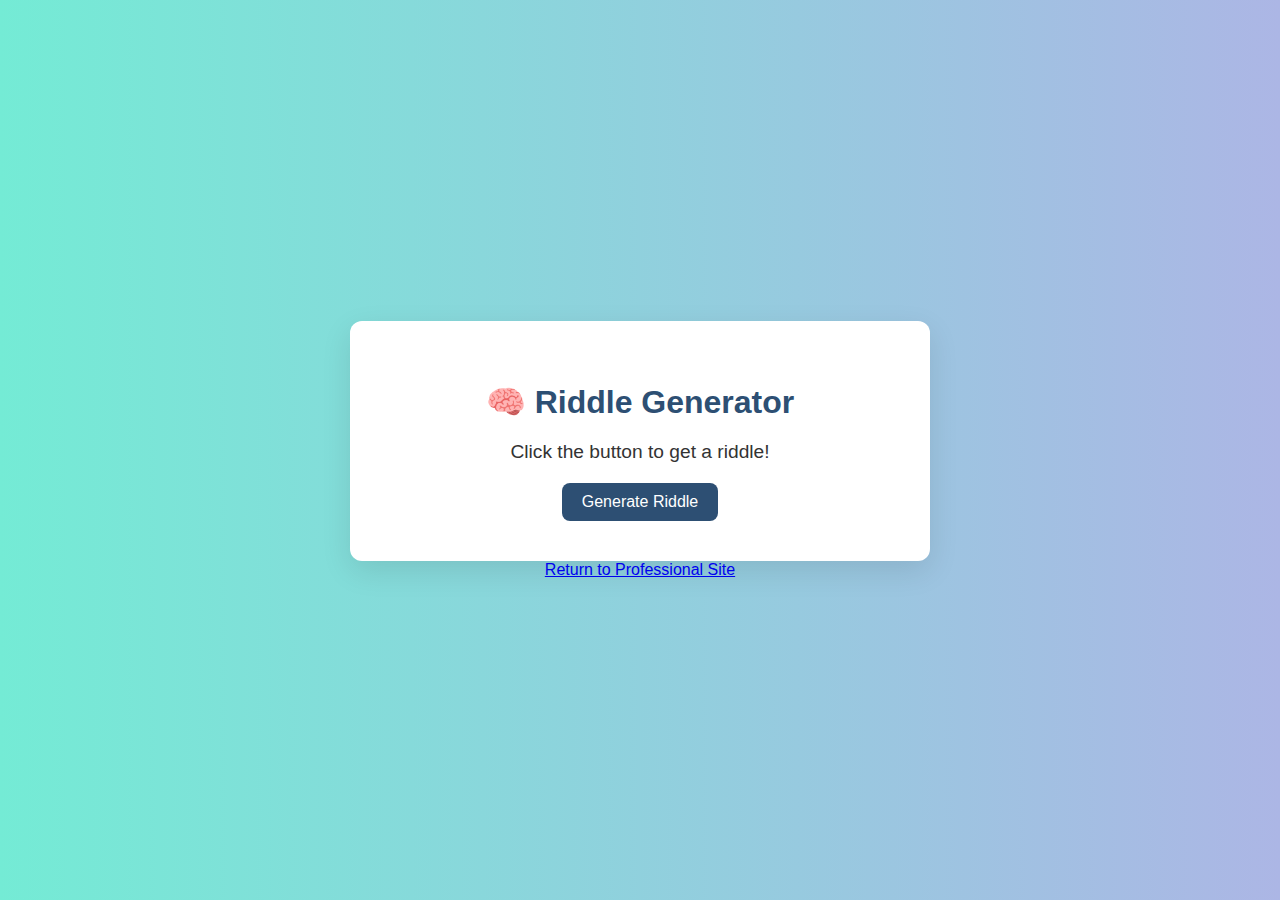
<file: startbootstrap-clean-blog-gh-pages/riddle.html>
<!DOCTYPE html>
<html lang="en">
<head>
  <meta charset="UTF-8" />
  <meta name="viewport" content="width=device-width, initial-scale=1.0" />
  <title>Riddle Generator</title>
  <style>
    body {
      font-family: 'Segoe UI', Tahoma, Geneva, Verdana, sans-serif;
      background: linear-gradient(to right, #74ebd5, #acb6e5);
      display: flex;
      flex-direction: column;
      align-items: center;
      justify-content: center;
      height: 100vh;
      margin: 0;
      color: #333;
    }

    .container {
      background-color: white;
      padding: 40px;
      border-radius: 12px;
      box-shadow: 0 10px 30px rgba(0, 0, 0, 0.1);
      text-align: center;
      max-width: 500px;
      width: 90%;
    }

    h1 {
      margin-bottom: 20px;
      font-size: 2rem;
      color: #2d4f73;
    }

    .riddle {
      font-size: 1.2rem;
      margin-bottom: 20px;
    }

    button {
      padding: 10px 20px;
      background-color: #2d4f73;
      color: white;
      border: none;
      border-radius: 8px;
      cursor: pointer;
      font-size: 1rem;
    }

    button:hover {
      background-color: #1b344d;
    }

    .answer {
      font-style: italic;
      color: #666;
      margin-top: 10px;
    }
  </style>
</head>
<body>
  <div class="container">
    <h1>🧠 Riddle Generator</h1>
    <div class="riddle" id="riddle">Click the button to get a riddle!</div>
    <div class="answer" id="answer"></div>
    <button onclick="generateRiddle()">Generate Riddle</button>
  </div>

  <script>
    const riddles = [
      {
        question: "What has to be broken before you can use it?",
        answer: "An egg."
      },
      {
        question: "I speak without a mouth and hear without ears. I have no body, but I come alive with wind. What am I?",
        answer: "An echo."
      },
      {
        question: "What can you catch, but not throw?",
        answer: "A cold."
      },
      {
        question: "I’m tall when I’m young, and I’m short when I’m old. What am I?",
        answer: "A candle."
      },
      {
        question: "What month of the year has 28 days?",
        answer: "All of them."
      }
    ];

    function generateRiddle() {
      const riddle = riddles[Math.floor(Math.random() * riddles.length)];
      document.getElementById('riddle').innerText = riddle.question;
      document.getElementById('answer').innerText = riddle.answer;
    }
  </script>
  <a href="index.html">Return to Professional Site</a>
</body>
</html>
</file>
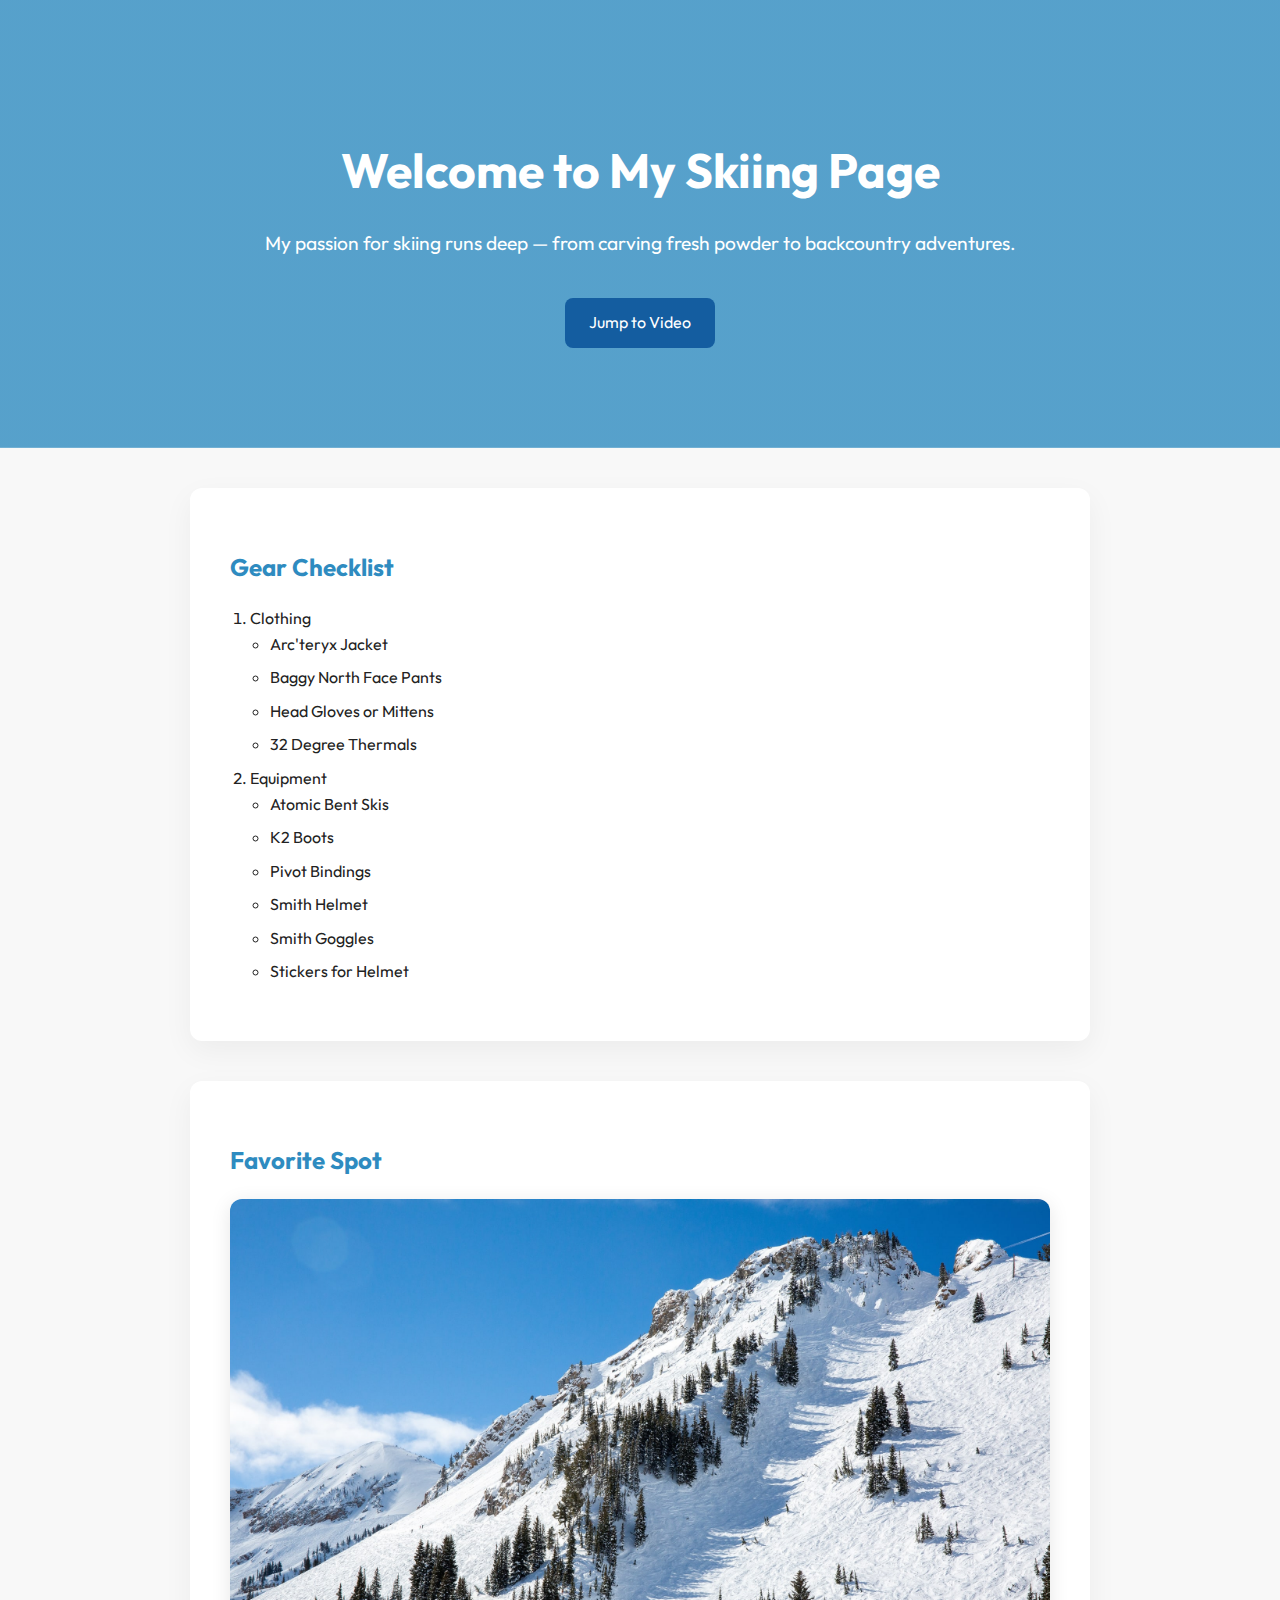
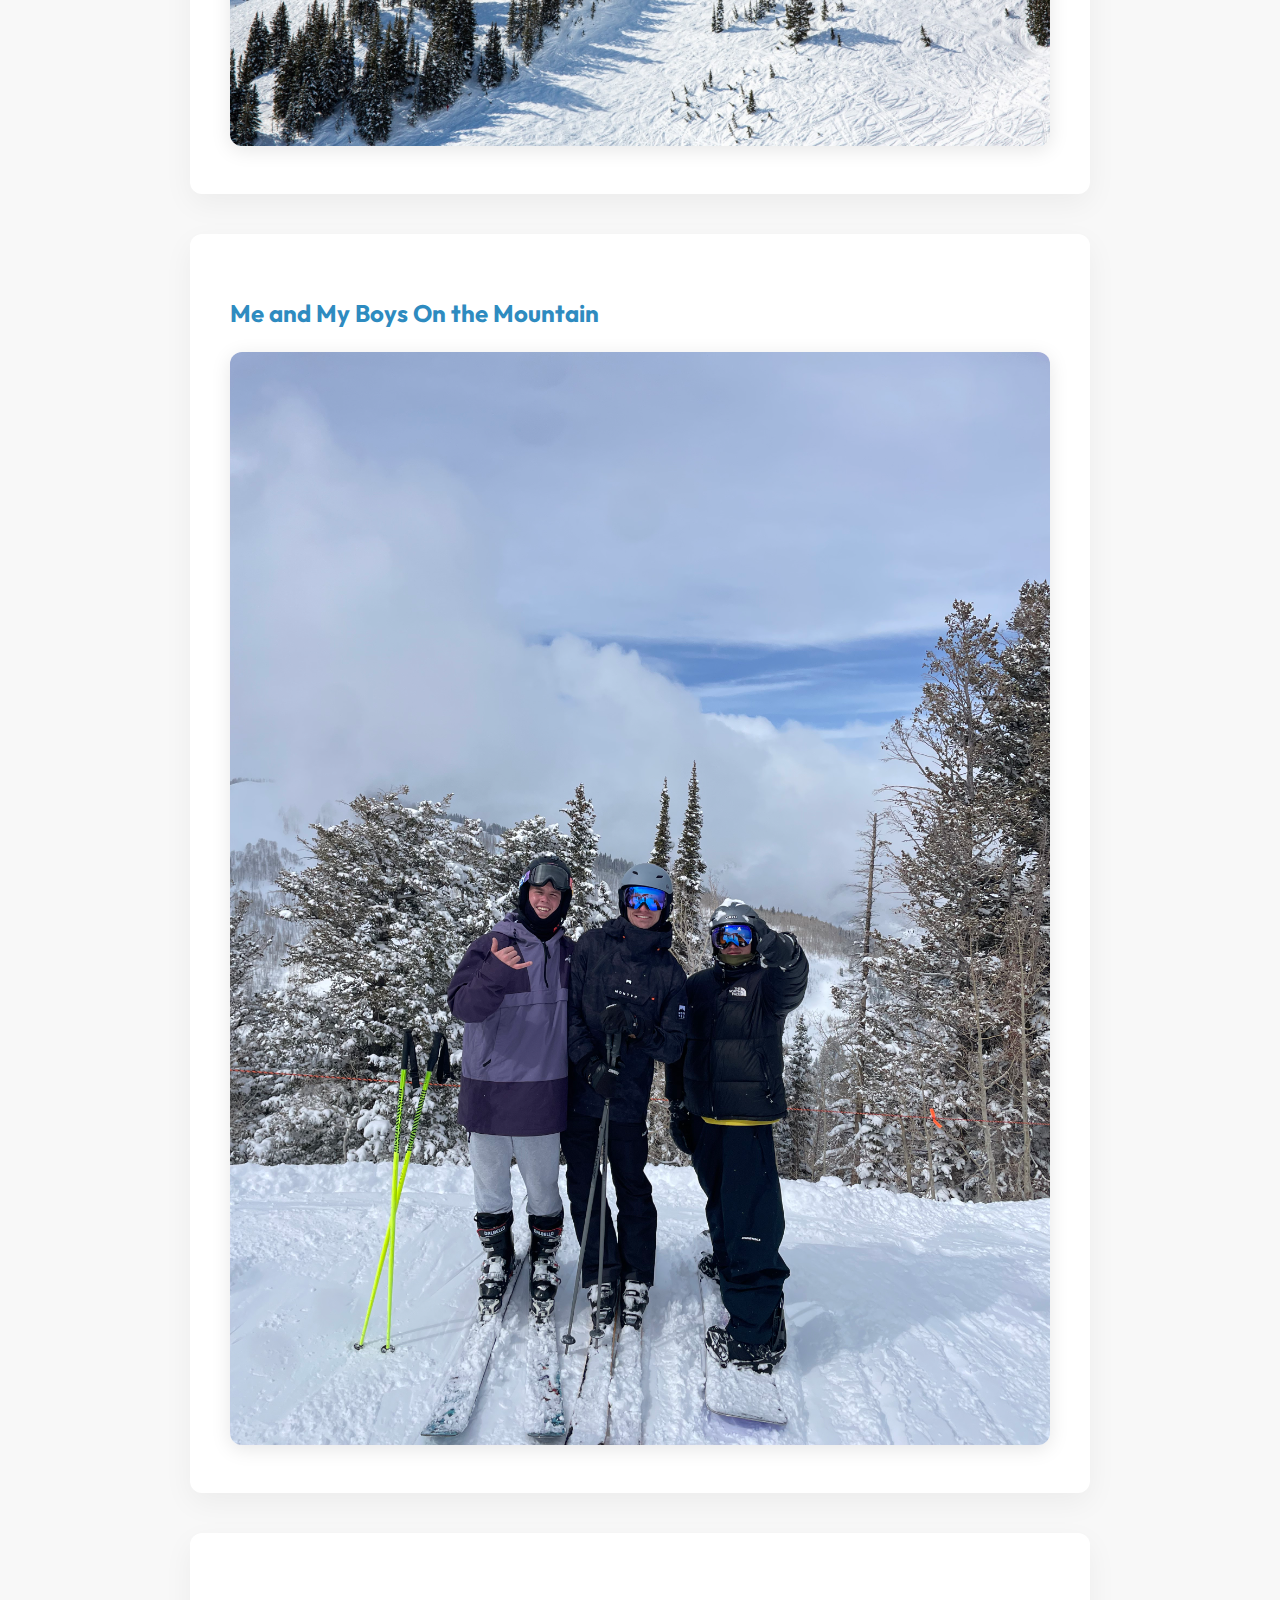
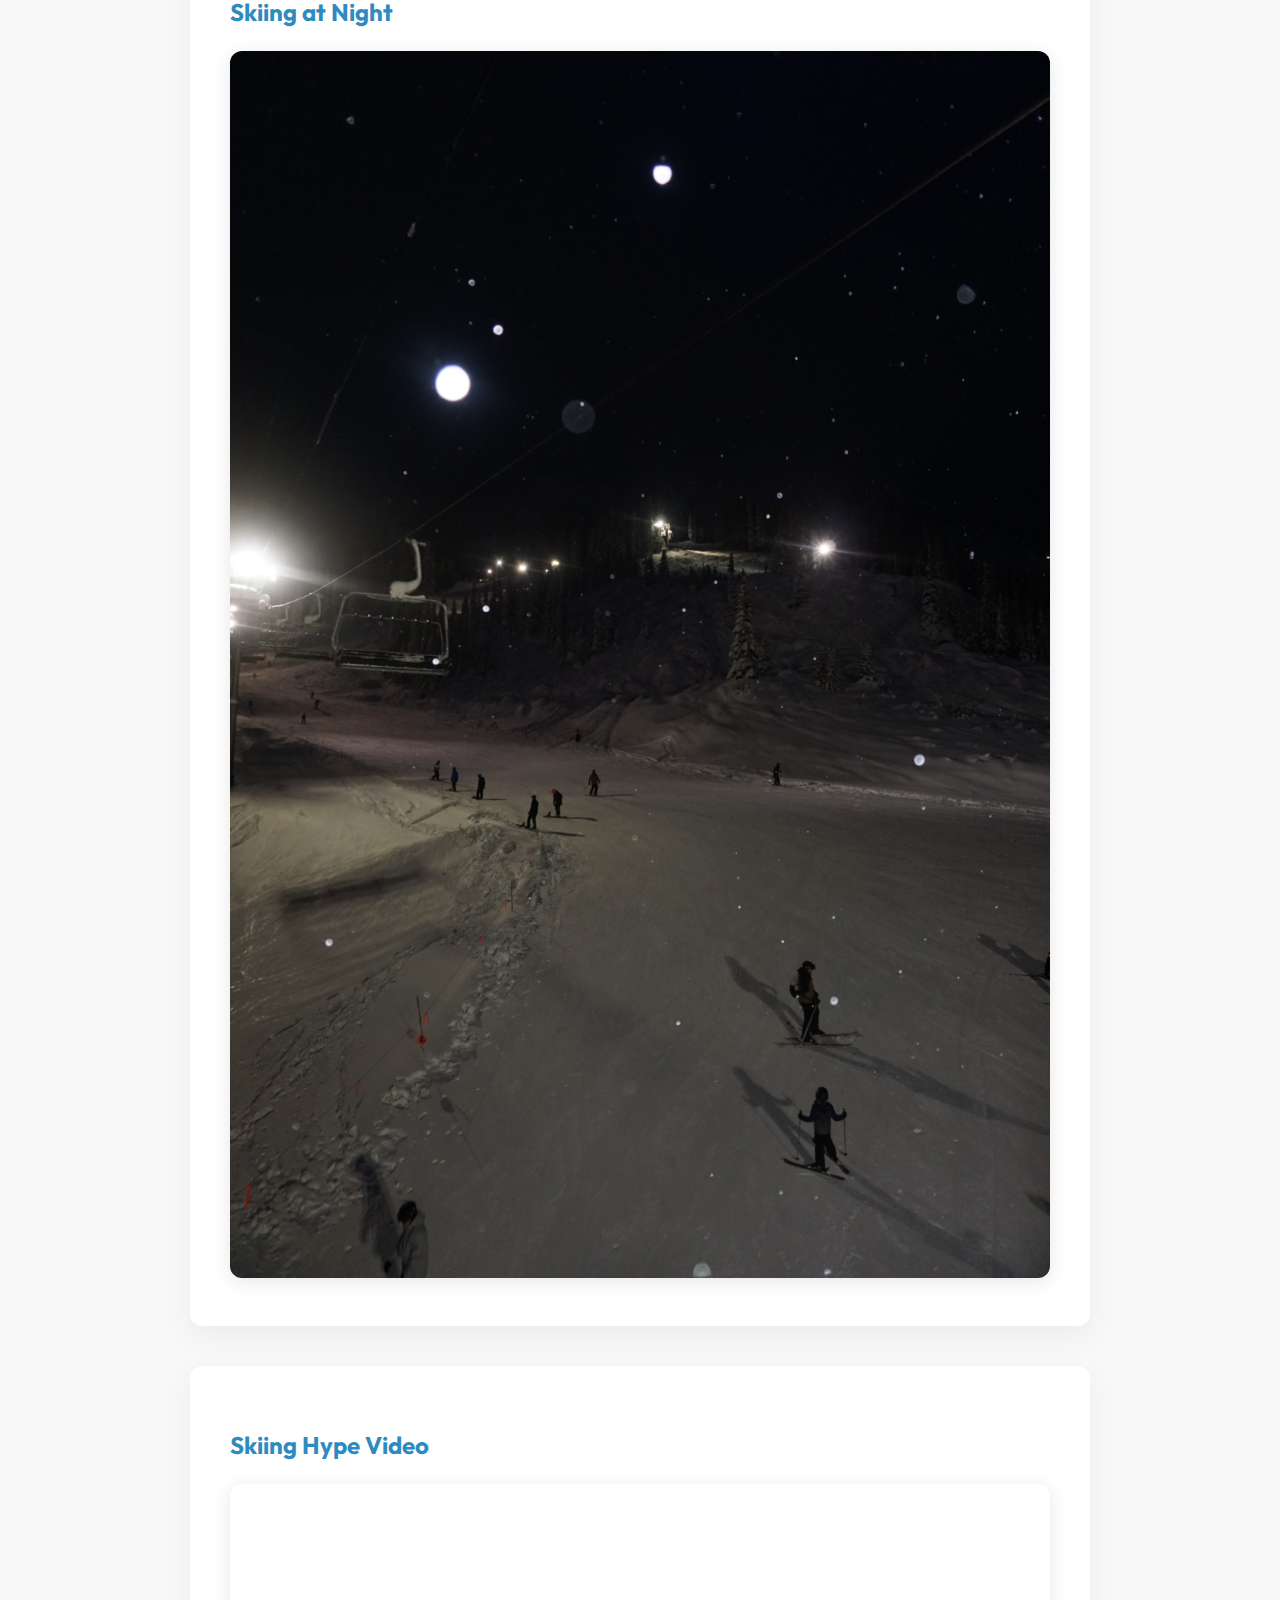
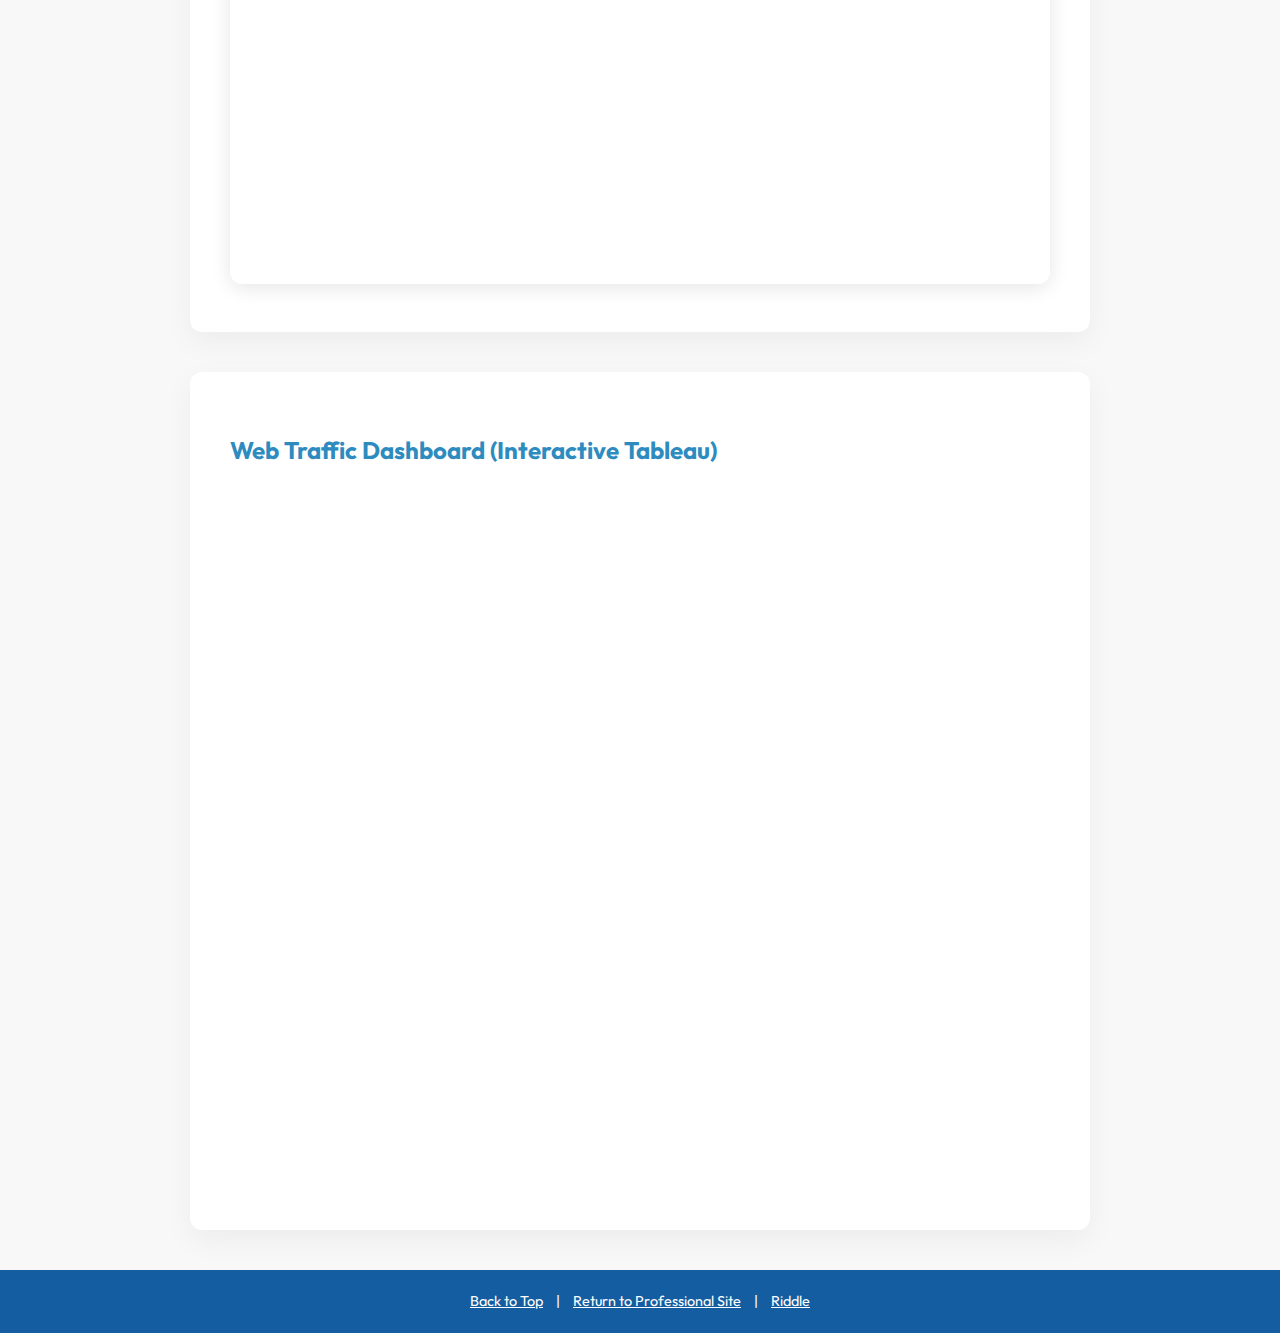
<file: startbootstrap-clean-blog-gh-pages/scratch.html>
<!DOCTYPE html>
<html lang="en">
<head>
    <meta charset="UTF-8">
    <title>Skiing: My Favorite Hobby</title>
    <link href="https://fonts.googleapis.com/css2?family=Outfit:wght@400;600;800&display=swap" rel="stylesheet">
    <style>
        :root {
            --primary-color: #2E8BC0;
            --secondary-color: #F8F8F8;
            --accent-color: #145DA0;
            --text-color: #222;
            --bg-color: #ffffff;
        }

        * {
            box-sizing: border-box;
        }

        body {
            margin: 0;
            font-family: 'Outfit', sans-serif;
            background-color: var(--secondary-color);
            color: var(--text-color);
            line-height: 1.6;
        }

        .hero {
            background: linear-gradient(rgba(46,139,192,0.8), rgba(46,139,192,0.8)), url('https://images.unsplash.com/photo-1542315192-1ff9f34b718d');
            background-size: cover;
            background-position: center;
            color: white;
            text-align: center;
            padding: 100px 20px;
        }

        .hero h1 {
            font-size: 3em;
            margin-bottom: 10px;
        }

        .hero p {
            font-size: 1.2em;
        }

        .btn {
            margin-top: 20px;
            display: inline-block;
            padding: 12px 24px;
            background-color: var(--accent-color);
            color: white;
            text-decoration: none;
            border-radius: 8px;
            transition: background 0.3s ease;
        }

        .btn:hover {
            background-color: #0f3c68;
        }

        .section {
            background-color: var(--bg-color);
            margin: 40px auto;
            padding: 40px;
            border-radius: 12px;
            max-width: 900px;
            box-shadow: 0 10px 30px rgba(0,0,0,0.05);
        }

        .section h2 {
            color: var(--primary-color);
            margin-bottom: 20px;
        }

        ol, ul {
            padding-left: 20px;
        }

        li {
            margin-bottom: 8px;
        }

        img {
            max-width: 100%;
            border-radius: 12px;
            box-shadow: 0 4px 20px rgba(0,0,0,0.1);
        }

        iframe {
            width: 100%;
            max-width: 100%;
            height: 400px;
            border-radius: 12px;
            border: none;
            box-shadow: 0 4px 20px rgba(0,0,0,0.1);
        }

        .footer {
            background-color: var(--accent-color);
            color: white;
            text-align: center;
            padding: 20px;
            font-size: 0.9em;
        }

        .footer a {
            color: #ffffff;
            margin: 0 10px;
            text-decoration: underline;
        }

        .tableauPlaceholder {
            max-width: 100%;
            overflow: hidden;
            border-radius: 12px;
        }
    </style>
</head>
<body id="top">

    <div class="hero">
        <h1>Welcome to My Skiing Page</h1>
        <p>My passion for skiing runs deep — from carving fresh powder to backcountry adventures.</p>
        <a href="#video" class="btn">Jump to Video</a>
    </div>

    <div class="section" id="lists">
        <h2>Gear Checklist</h2>
        <ol>
            <li>Clothing
                <ul>
                    <li>Arc'teryx Jacket</li>
                    <li>Baggy North Face Pants</li>
                    <li>Head Gloves or Mittens</li>
                    <li>32 Degree Thermals</li>
                </ul>
            </li>
            <li>Equipment
                <ul>
                    <li>Atomic Bent Skis</li>
                    <li>K2 Boots</li>
                    <li>Pivot Bindings</li>
                    <li>Smith Helmet</li>
                    <li>Smith Goggles</li>
                    <li>Stickers for Helmet</li>
                </ul>
            </li>
        </ol>
    </div>

    <div class="section" id="image">
        <h2>Favorite Spot</h2>
        <img src="img/Gunsight.jpg" alt="Skiing in the mountains">
    </div>
    <div class="section" id="image">
        <h2>Me and My Boys On the Mountain</h2>
        <img src="img/IMG_7002.jpg" alt="Chillers on the mountain">
    </div>
    <div class="section" id="image">
        <h2>Skiing at Night</h2>
        <img src="img/DSC04301.JPG" alt="Night Scene">
    </div>

    <div class="section" id="video">
        <h2>Skiing Hype Video</h2>
        <iframe src="https://www.youtube.com/embed/r_ysEpytVUI" 
            title="YouTube video player" allowfullscreen>
        </iframe>
    </div>
    <div class="section" id="tableau">
        <h2>Web Traffic Dashboard (Interactive Tableau)</h2>
        <div class="tableauPlaceholder" id="viz1713733302732" style="width: 100%; height: 700px;">
          <noscript>
            <a href="https://public.tableau.com/views/WebTrafficDashboardRedesign/Cockpit">
              <img alt="Web Traffic Dashboard"
                   src="https://public.tableau.com/static/images/We/WebTrafficDashboardRedesign/Cockpit/1.png"
                   style="border: none" />
            </a>
          </noscript>
          <object class="tableauViz" width="100%" height="700">
            <param name="host_url" value="https%3A%2F%2Fpublic.tableau.com%2F" />
            <param name="embed_code_version" value="3" />
            <param name="path" value="views/WebTrafficDashboardRedesign/Cockpit" />
            <param name="toolbar" value="yes" />
            <param name="static_image" value="https://public.tableau.com/static/images/We/WebTrafficDashboardRedesign/Cockpit/1.png" />
            <param name="animate_transition" value="yes" />
            <param name="display_static_image" value="yes" />
            <param name="display_spinner" value="yes" />
            <param name="display_overlay" value="yes" />
            <param name="display_count" value="yes" />
          </object>
        </div>
        <script type="text/javascript" src="https://public.tableau.com/javascripts/api/viz_v1.js"></script>
      </div>

    <footer class="footer">
        <a href="#top">Back to Top</a> | 
        <a href="index.html">Return to Professional Site</a> |
        <a href="riddle.html">Riddle</a>
    </footer>

</body>
</html>
</file>
